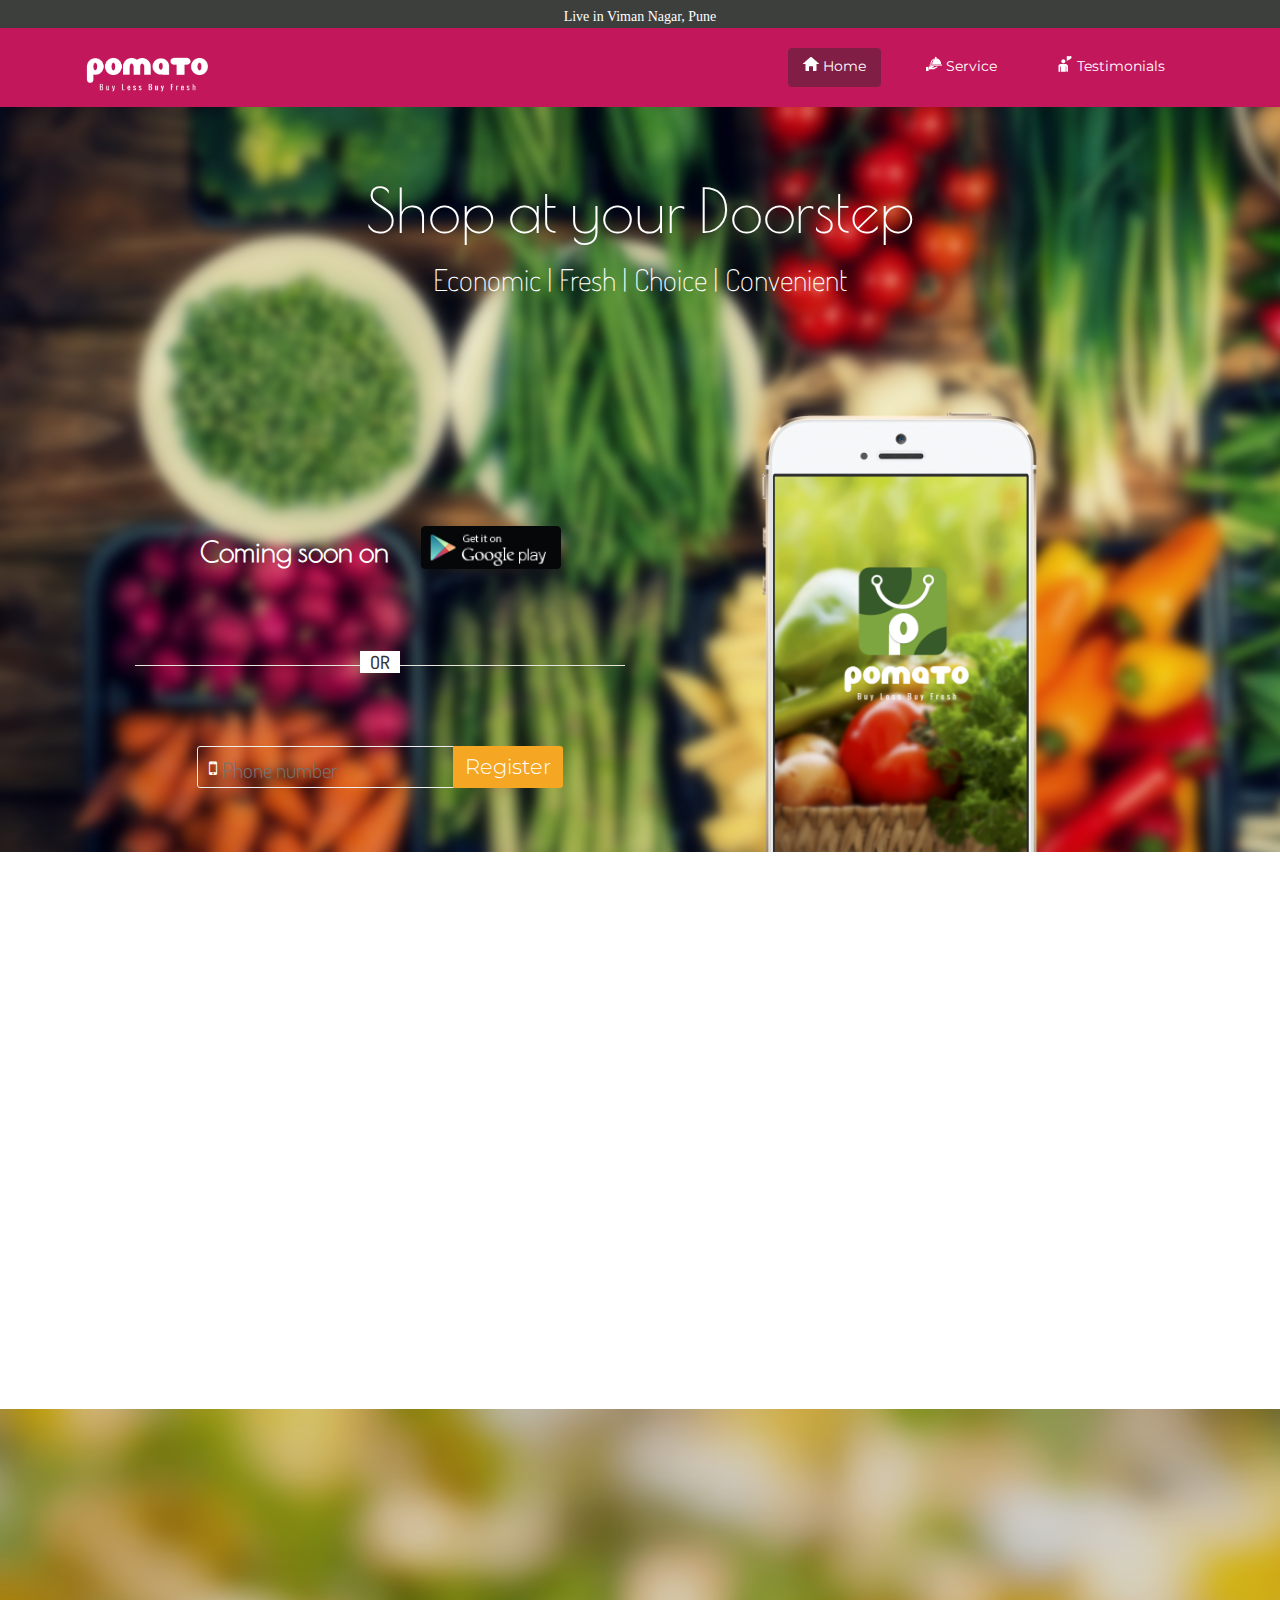
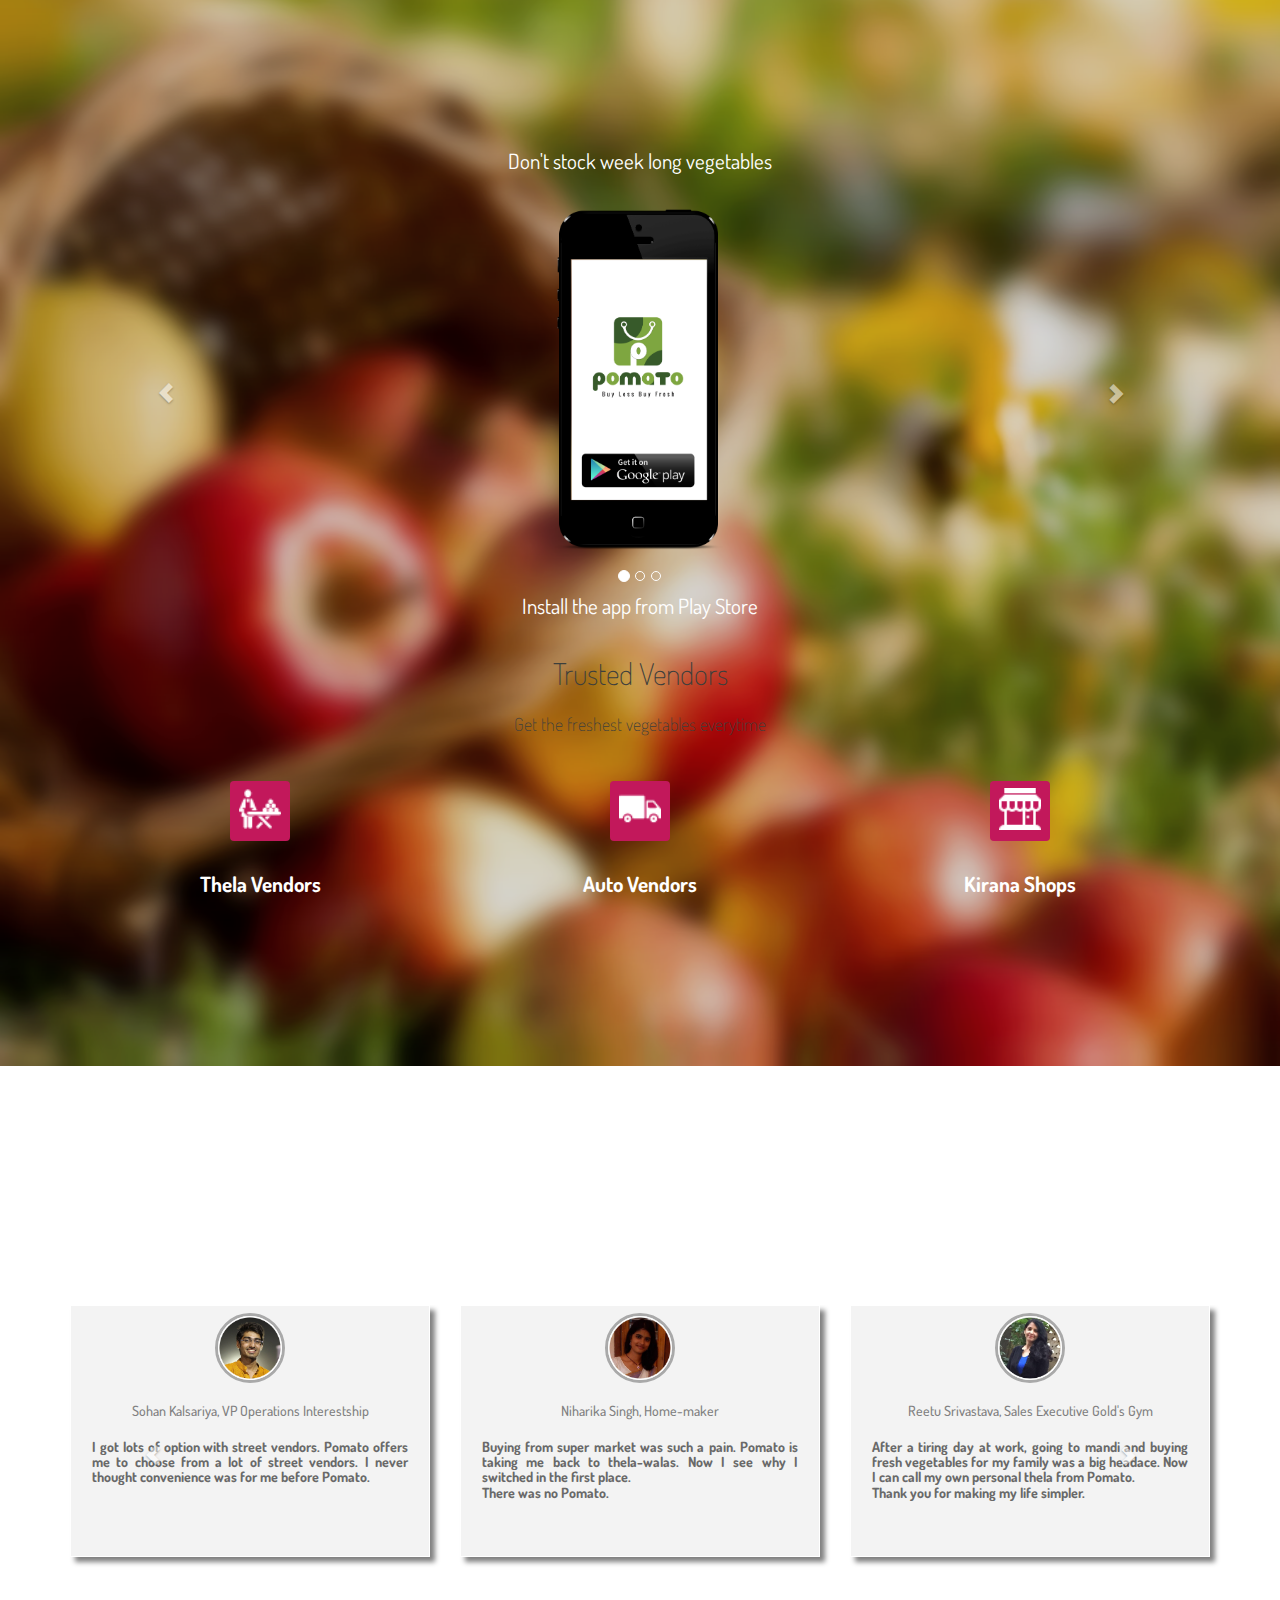
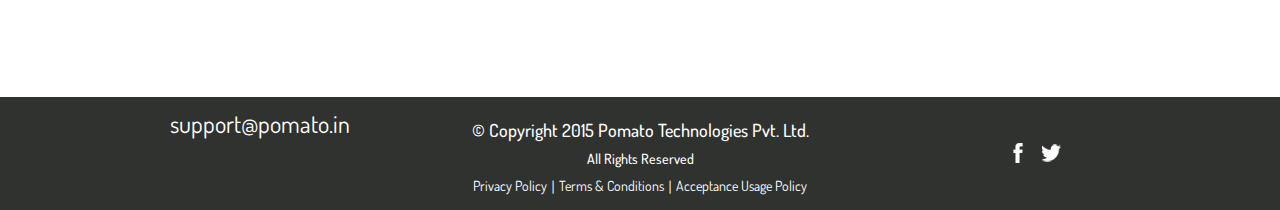
<file: pomato_v2.0/index.html>
<!--
Author: Srishti 
Date:   7th September 2015
Desc: Pomato main Index.html, here all the 
    html/js codes of the website are written
-->

<!DOCTYPE html>
<html lang="en">

<head>
  <meta charset="utf-8">
  <meta name="viewport" content="width=device-width, initial-scale=1">
  <title>Pomato</title>
  <link rel="shortcut icon" href="pomato.png"/>

  <!-- Bootstrap -->
  <link rel="stylesheet" type="text/css" href="assets/css/bootstrap.css">

  <!-- Main Style -->
  <link rel="stylesheet" type="text/css" href="assets/css/pomato.css">

  <!-- Responsive Style -->
  <link rel="stylesheet" type="text/css" href="assets/css/responsive.css">

  <!--Icon Font-->
  <link rel="stylesheet" media="screen" href="assets/fonts/font-awesome/font-awesome.min.css" />

  <!--Google Fonts-->
  <link href='http://fonts.googleapis.com/css?family=Dosis' rel='stylesheet' type='text/css'>
  <link href='http://fonts.googleapis.com/css?family=Poiret+One' rel='stylesheet' type='text/css'>  

  <!-- Extras -->
  <link rel="stylesheet" type="text/css" href="assets/extras/animate.css">

  <!-- jQuery Load -->
  <script src="assets/js/jquery-min.js"></script>
  
  <!-- HTML5 Shim and Respond.js IE8 support of HTML5 elements and media queries -->
  <!--[if lt IE 9]>
        <script src="https://oss.maxcdn.com/libs/html5shiv/3.7.0/html5shiv.js"></script>
        <script src="https://oss.maxcdn.com/libs/respond.js/1.4.2/respond.min.js"></script>
      <![endif]-->

</head>

<body>
  <!-- Nav Menu Section -->

  <div class="logo-menu" style="max-height:2em;">
    <nav class="navbar navbar-default" style="background:#3D3F3C">
      <div class="col-md-12 text-center">
        <!-- Brand and toggle get grouped for better mobile display -->
         <p> Live in Viman Nagar, Pune</p>
      </div>
    </nav>
  </div>

  <div class="logo-menu">
    <nav class="navbar navbar-default">
      <div class="container">
        <!-- Brand and toggle get grouped for better mobile display -->
        <div class="navbar-header col-md-3">
          <button type="button" class="navbar-toggle" data-toggle="collapse" data-target="#navbar">
            <span class="sr-only">Toggle navigation</span>
            <span class="icon-bar"></span>
            <span class="icon-bar"></span>
            <span class="icon-bar"></span>
          </button> 
          <a class="navbar-brand" href="index.html"><img src="images/pomato.png" style="width: 5em;"></a>
        </div>

        <div class="collapse navbar-collapse" id="navbar">
          <ul class="nav navbar-nav pull-right">
            <li class="active"><a href="index.html">
              <img src="images/pomato-home.png">
              Home</a>
            </li>
            <li><a href="#features" class="page-scroll"> 
              <img src="images/pomato-service.png">
              Service</a>
            </li>
            <li><a href="#testimonials">
              <img src="images/pomato-about.png">
              Testimonials</a>
            </li>
            <!-- <li><a href="blog.html">
              <img src="images/pomato-blog.png">
              Blog</a>
            </li> -->
          </ul>
        </div>
      </div>
    </nav>
  </div>
  <!-- Nav Menu Section End -->
  <script type="text/javascript">
    $(document).ready(function(){
      $('a[href^="#"]').on('click',function (e) {
          e.preventDefault();

          var target = this.hash;
          var $target = $(target);

          $('html, body').stop().animate({
              'scrollTop': $target.offset().top
          }, 900, 'swing', function () {
              window.location.hash = target;
          });
      });
    });
  </script>
  <!-- Hero Area Section -->
  <section id="hero-area">
    <div class="hero-inner">
      <div class="container">
        <div class="row">
          <div class="col-md-12">
            <h1 class="title-big">Shop at your Doorstep</h1>
            <h2 class="subtitle-big">Economic | Fresh | Choice | Convenient </h2>
          </div>
          <div class="col-md-12">
            <div class='col-md-6 text-center'>
              <p> Coming soon on </p>
              <img src="assets/img/backgrounds/appstore2.png" class='appstore'>
              <h4 class="or">
                <span>OR</span>
              </h4>
              <div id="append-data">
                <div class="intl-tel-input">
                    <div class="phone-icon" style="display: block;"><i title="Enter your mobile number" class="fa fa-mobile fa-lg"></i></div>
                    <div class="code" style="display: none;">+91</div>
                    <div>
                        <input type="tel" id="user-phone-value" placeholder="Phone number" maxlength="10" onkeypress="return event.charCode > 47 &amp;&amp; event.charCode < 58;" pattern="[0-9]{5}" onkeydown="if (event.keyCode == 13) $('.get-app').click()">
                    </div>
                </div>
                <button title="and chill" id="get-app-button" type="submit" class="get-app btn fixwidth">Register</button>
              </div>
              <div class="text-center">
                  <img src="loading.gif" class="loader">
              </div>
              <div clasa="error-msgs"></div>
            </div>
            <div class='col-md-6 text-center'>
              <img src="assets/img/backgrounds/pomato-iphone-app.png" class="iphone-app">
            </div>
          </div>
        </div>
      </div>
    </div>
  </section>

  <!-- Hero Area Section End-->
  <script type="text/javascript">
    $('.code').hide();
    $('.intl-tel-input input').blur(function(){
        $('input').attr("placeholder","Phone number");
        $('.code').hide();
        $('.phone-icon').show();
    });

    $('.intl-tel-input').click(function(){
        $('input').attr("placeholder","");
        $('.code').show();
        $('.phone-icon').hide();
    })
  </script>
  <script type="text/javascript">
    $(document).ready(function(){
      $("#get-app-button").click(function () {
        // var opts = {
        //   lines: 8, // The number of lines to draw
        //   length: 6, // The length of each line
        //   width: 1, // The line thickness
        //   radius: 1, // The radius of the inner circle
        //   corners: 1, // Corner roundness (0..1)
        //   rotate: 0, // The rotation offset
        //   direction: 1, // 1: clockwise, -1: counterclockwise
        //   color: '#e96125', // #rgb or #rrggbb or array of colors
        //   speed: 1, // Rounds per second
        //   trail: 60, // Afterglow percentage
        //   shadow: false, // Whether to render a shadow
        //   hwaccel: false, // Whether to use hardware acceleration
        //   className: 'spinner', // The CSS class to assign to the spinner
        //   zIndex: 2e9, // The z-index (defaults to 2000000000)
        //   //top: '50%', // Top position relative to parent
        //   //left: '50%' // Left position relative to parent
        // };
        
        $('.loader').css('visibility', 'visible');
        var url = "https://control.msg91.com/sendhttp.php/";
        // if (window.location.search!=undefined && window.location.search!=""){
        //     var campaignCode = window.location.search;
        //     url = 'https://api.grofers.com/v2/' + 'accounts/sms_sign_up/' + campaignCode;
        // }
        var postData = {
          'authkey' :  "90487AXjB81deR455cba015",
          'mobiles' : $('#user-phone-value').val(),
          'message' : "Thank you for registering with Pomato. We will inform you first thing when our android app launches",
          'sender' : "POMATO",
          'route' : "4",
          'response' : "json"
        }
        $.ajax({
          url : url,
          type : 'POST',
          data :postData,
          success : function (data) {

            $('.loader').css('visibility', 'hidden');
            console.log(data);
            $("#child-append-data").remove();
            if (data != 'Enter a valid phone number'){
              $('.error-msgs').append('<div id="child-append-data" class="alert alert-success top-buffer text-center">' + data.message +'</div>')
                }
            else{
              $('.error-msgs').append('<div id="child-append-data" class="alert alert-danger top-buffer  text-center">' + data.message +'</div>')
                }
              // $('section').css('margin-top' , '-40px');
          },
          error : function (request, status, error){

            $('.loader').css('visibility', 'hidden');
            $("#child-append-data").remove();
            $('.error-msgs').append('<div id="child-append-data" class="alert alert-danger top-buffer  text-center">' + status + ' Please Try Again' + '</div>')
          } 
        })
      });
    });

  </script>

  <!-- feature Section -->

  <section id="key-features">
    <div class="container text-center">
      <div class="row">
        <h1 class="title-small wow tada">Benefits</h1>
        <h2 class="subtitle-small wow fadeInLeft" data-wow-delay=".5s">Simplifying your daily chores</h2>

        <div class="col-lg-3 col-md-3 col-sm-3 col-xs-12 wow fadeInUp" data-wow-delay=".5s" style="padding-top:1em;">
          <div class="feature-item">
            <img src="assets/img/features/pomato-economic.png">
            <h3>Economic</h3>
            <p>Now vegetables at Mandi price, No more bargaining, No more minimum cost</p>
          </div>
        </div>
         <div class="col-lg-3 col-md-3 col-sm-3 col-xs-12 wow fadeInUp" data-wow-delay="0.8s" style="padding-top:1em;">
          <div class="feature-item">
            <img src="assets/img/features/pomato-fresh.png">
            <h3>Fresh</h3>
            <p>Farm fresh vegetables on your call wherever you want, No need to fill up your fridge
            </p>
          </div>
        </div>
        <div class="col-lg-3 col-md-3 col-sm-3 col-xs-12 wow fadeInUp" data-wow-delay="1.2s" style="padding-top:1em;">
          <div class="feature-item">
            <img src="assets/img/features/pomato-choice.png">
            <h3>Choice</h3>
            <p>No stranger delivering stale vegetables, choose from your own thela</p>
          </div>
        </div>

        <div class="col-lg-3 col-md-3 col-sm-3 col-xs-12 wow fadeInUp" data-wow-delay="1.6s" style="padding-top:1em;">
          <div class="feature-item">
            <img src="assets/img/features/pomato-convenient.png">
            <h3>Convenient</h3>
            <p>Don't waste time walking in mandi, farm fresh vegetables on your doorstep</p>
          </div>
        </div>
      </div>
    </div>
  </section>
  <!-- feature Section End -->

  <!-- feature Section Start -->
  <section id="features">
    <div class="container">
      <div class="row">
        <h1 class="title-small wow tada">Service</h1>
        <h2 class="subtitle-small wow fadeInLeft text-center" data-wow-delay=".5s">We love to serve you</h2>
        
        <div class="col-md-12 text-center" style="padding-bottom: 3em;">
          <p class="btn btn-border btn-lg wow fadeInLeft animated" data-wow-offset="50" ><i class="fa fa-android"></i> 
          Install and Fire Up your APP</p>
        </div>
      
        <div class="col-md-12 text-center">
          <div id="myCarousel" class="carousel slide" data-ride="carousel">
            <!-- Indicators -->
            <ol class="carousel-indicators" style="bottom:40px;">
              <li data-target="#myCarousel" data-slide-to="0" class="active"></li>
              <li data-target="#myCarousel" data-slide-to="1"></li>
              <li data-target="#myCarousel" data-slide-to="2"></li>
            </ol>

            <!-- Wrapper for slides -->
            <div class="carousel-inner" role="listbox">
              <div class="item active">
                <div class="text">
                  <h4>Don't stock week long vegetables</h4>
                </div>
                <img src="assets/img/features/pomato-install-app.png" alt="install" style="width:15em; display:inline">
                <div class="text">
                  <h4>Install the app from Play Store</h4>
                </div>
              </div>

              <div class="item text-center">
                <div class="text">
                  <h4>Don't be waiting for the vendor</h4>
                </div>
                <img src="assets/img/features/pomato-order-app.png" alt="order" style="width:15em; display:inline" >
                <div class="text">
                  <h4>Request for your nearest Vendor</h4>
                </div>
              </div>
            
              <div class="item text-center">
                <div class="text">
                  <h4>Don't let crowded Mandi and heavy bags ruin your day</h4>
                </div>
                <img src="assets/img/features/pomato-notify-app.png" alt="notify" style="width:15em; display:inline">
                <div class="text">
                  <h4>Get Notified on Vendor arrival</h4>
                </div>
              </div>
          
            </div>

            <!-- Left and right controls -->
            <a class="left carousel-control" href="#myCarousel" role="button" data-slide="prev">
              <span class="glyphicon glyphicon-chevron-left" aria-hidden="true"></span>
              <span class="sr-only">Previous</span>
            </a>
            <a class="right carousel-control" href="#myCarousel" role="button" data-slide="next">
              <span class="glyphicon glyphicon-chevron-right" aria-hidden="true"></span>
              <span class="sr-only">Next</span>
            </a>
          </div>
        </div>

        <div class="col-md-12 text-center partner">
          <h2>Trusted Vendors</h2>
          <h4 style="padding-bottom:2em;">Get the freshest vegetables everytime</h4>
          <!-- <div class="connector"></div> -->
          <div class= "col-md-4 col-lg-4 col-sm-4 col-xs-12">
            <span class="icon rightSide">
              <i class="fa"><img src="assets/img/features/pomato-vendor.png"></i>
            </span>
            <h4>Thela Vendors</h4>
          </div>
          <div class= "col-md-4 col-lg-4 col-sm-4 col-xs-12">
            <span class="icon rightSide">
              <i class="fa"><img src="assets/img/features/pomato-auto.png"></i>
            </span>
            <h4>Auto Vendors</h4>
          </div>
          <div class= "col-md-4 col-lg-4 col-sm-4 col-xs-12">
            <span class="icon rightSide">
              <i class="fa"><img src="assets/img/features/pomato-shop.png"></i>
            </span>
            <h4>Kirana Shops</h4>              
          </div>
        </div>

        <div class="col-md-12 text-center" style="padding-top: 3em;">
          <p class="btn btn-border btn-lg wow fadeInLeft animated" data-wow-offset="50" ><i class="fa fa-android"></i> 
          Buy less Buy Fresh</p>
        </div>

      </div>
    </div>
  </section>
  <!-- Features Section Start -->

  <div class="footer" id="testimonials">
    <div class="container">
      <h1 class="title-small wow tada text-center">Serving Happiness</h1>
      <h2 class="subtitle-small wow fadeInLeft text-center" data-wow-delay=".5s">Customer Satisfaction drives Us</h2>
      
      <div class="footer-main col-md-12">

        <div class="carousel slide" id="testimonialCarousel">
          <div class="carousel-inner" role="listbox">
            <div class="item active">
              <div class="col-md-4 col-sm-12 col-lg-4 col-xs-12 footer-grid text-center">
                <div class="card">
                  <div class="photo">
                    <img src="assets/img/testimonial/uncle.jpg">
                  </div>
                  <div class="Desig">
                    <h3>Sohan Kalsariya, VP Operations Interestship</h3>
                  </div>
                  <div class="message">
                    <h2>
                      I got lots of option with street vendors. Pomato offers me to choose from a lot of street vendors. I never thought convenience was for me before Pomato.
                    </h2>
                  </div>
                </div>  
              </div>
            </div>
            <div class="item">
              <div class="col-md-4 col-sm-12 col-lg-4 col-xs-12 footer-grid text-center">
                <div class="card">
                  <div class="photo">
                    <img src="assets/img/testimonial/family.jpg">
                  </div>
                  <div class="Desig">
                    <h3>Niharika Singh, Home-maker</h3>
                  </div>
                  <div class="message">
                    <h2>
                      Buying from super market was such a pain. Pomato is taking me back to thela-walas. Now I see why I switched in the first place.<br>
                      There was no Pomato.
                    </h2>
                  </div>
                </div>
              </div>
            </div>
            <div class="item">
              <div class="col-md-4 col-sm-12 col-lg-4 col-xs-12 footer-grid text-center">
                <div class="card">
                  <div class="photo">
                    <img src="assets/img/testimonial/work-prof.jpg">
                  </div>
                  <div class="Desig">
                    <h3>Reetu Srivastava, Sales Executive Gold's Gym</h3>
                  </div>
                  <div class="message">
                    <h2>
                      After a tiring day at work, going to mandi and buying fresh vegetables for my family was a big headace. Now I can call my own personal thela from Pomato.<br>
                      Thank you for making my life simpler.
                    </h2>
                  </div>
                </div>
              </div>
            </div>
            <div class="item">
              <div class="col-md-4 col-sm-12 col-lg-4 col-xs-12 footer-grid text-center">
                <div class="card">
                  <div class="photo">
                    <img src="assets/img/testimonial/student.jpg">
                  </div>
                  <div class="Desig">
                    <h3>Jyoti Jain, Student CA Final</h3>
                  </div>
                  <div class="message">
                    <h2>
                      Away from home my mom always keep telling me to buy more fruits. Now I just call the fruits thela and conveniently buy fruits.<br>
                      My mom is definitely happier now cause of Pomato.
                    </h2>
                  </div>
                </div>
              </div>
            </div>
          </div>
          <a class="left carousel-control" href="#testimonialCarousel" data-slide="prev"><i class="glyphicon glyphicon-chevron-left"></i></a>
          <a class="right carousel-control" href="#testimonialCarousel" data-slide="next"><i class="glyphicon glyphicon-chevron-right"></i></a>
        
        </div>
        <div class="clearfix"> </div>
      </div>
    </div>
  </div>
  <!--footer ends here-->
  <script type="text/javascript">
    // $('#testimonialCarousel').carousel({
    //   interval: 10000;
    // });
    $('#testimonialCarousel .item').each(function(){
      var next = $(this).next();
      if (!next.length) {
        next = $(this).siblings(':first');
      }
      next.children(':first-child').clone().appendTo($(this));
      
      if (next.next().length>0) {
        next.next().children(':first-child').clone().appendTo($(this));
      }
      else {
        $(this).siblings(':first').children(':first-child').clone().appendTo($(this));
      }
    });
  </script>

  <!--Copyright starts here-->
  <div class="copyright">
    <div class="container">
      <div class="col-md-4 col-xs-12 text-center">
        <h3>support@pomato.in</h3>
      </div>
      <div class="col-md-4 col-xs-12 text-center">
        <h4>&copy; Copyright 2015 Pomato Technologies Pvt. Ltd. </h4>
        <h5>All Rights Reserved</h5>
        <div>
          <a href="/privacy"> Privacy Policy</a> <span>|</span>
          <a href="/terms"> Terms & Conditions</a> <span>|</span>
          <a href="/policy">Acceptance Usage Policy</a>
        </div>
      </div>
      <div class="col-md-4 col-xs-12">
        <div class="social">
          <ul >
            <li><a class="fa" href="https://www.facebook.com/getPomato"> </a></li>
            <li><a class="tw" href="https://twitter.com/getpomato"> </a></li>
          </ul>
        </div>
      </div>
      
    </div>
  <!-- Analytics Code -->
  <script>
    (function(i,s,o,g,r,a,m){i['GoogleAnalyticsObject']=r;i[r]=i[r]||function(){
    (i[r].q=i[r].q||[]).push(arguments)},i[r].l=1*new Date();a=s.createElement(o),
    m=s.getElementsByTagName(o)[0];a.async=1;a.src=g;m.parentNode.insertBefore(a,m)
    })(window,document,'script','//www.google-analytics.com/analytics.js','ga');

    ga('create', 'UA-67552073-1', 'auto');
    ga('send', 'pageview');

  </script>
   <!-- Bootstrap JS -->
  <script src="assets/js/bootstrap.js"></script>
  <!-- WOW JS plugin for animation -->
  <script src="assets/js/wow.js"></script>
  <!-- All JS plugin Triggers -->
  <script src="assets/js/main.js"></script>

 
  </body>
</html>
</file>
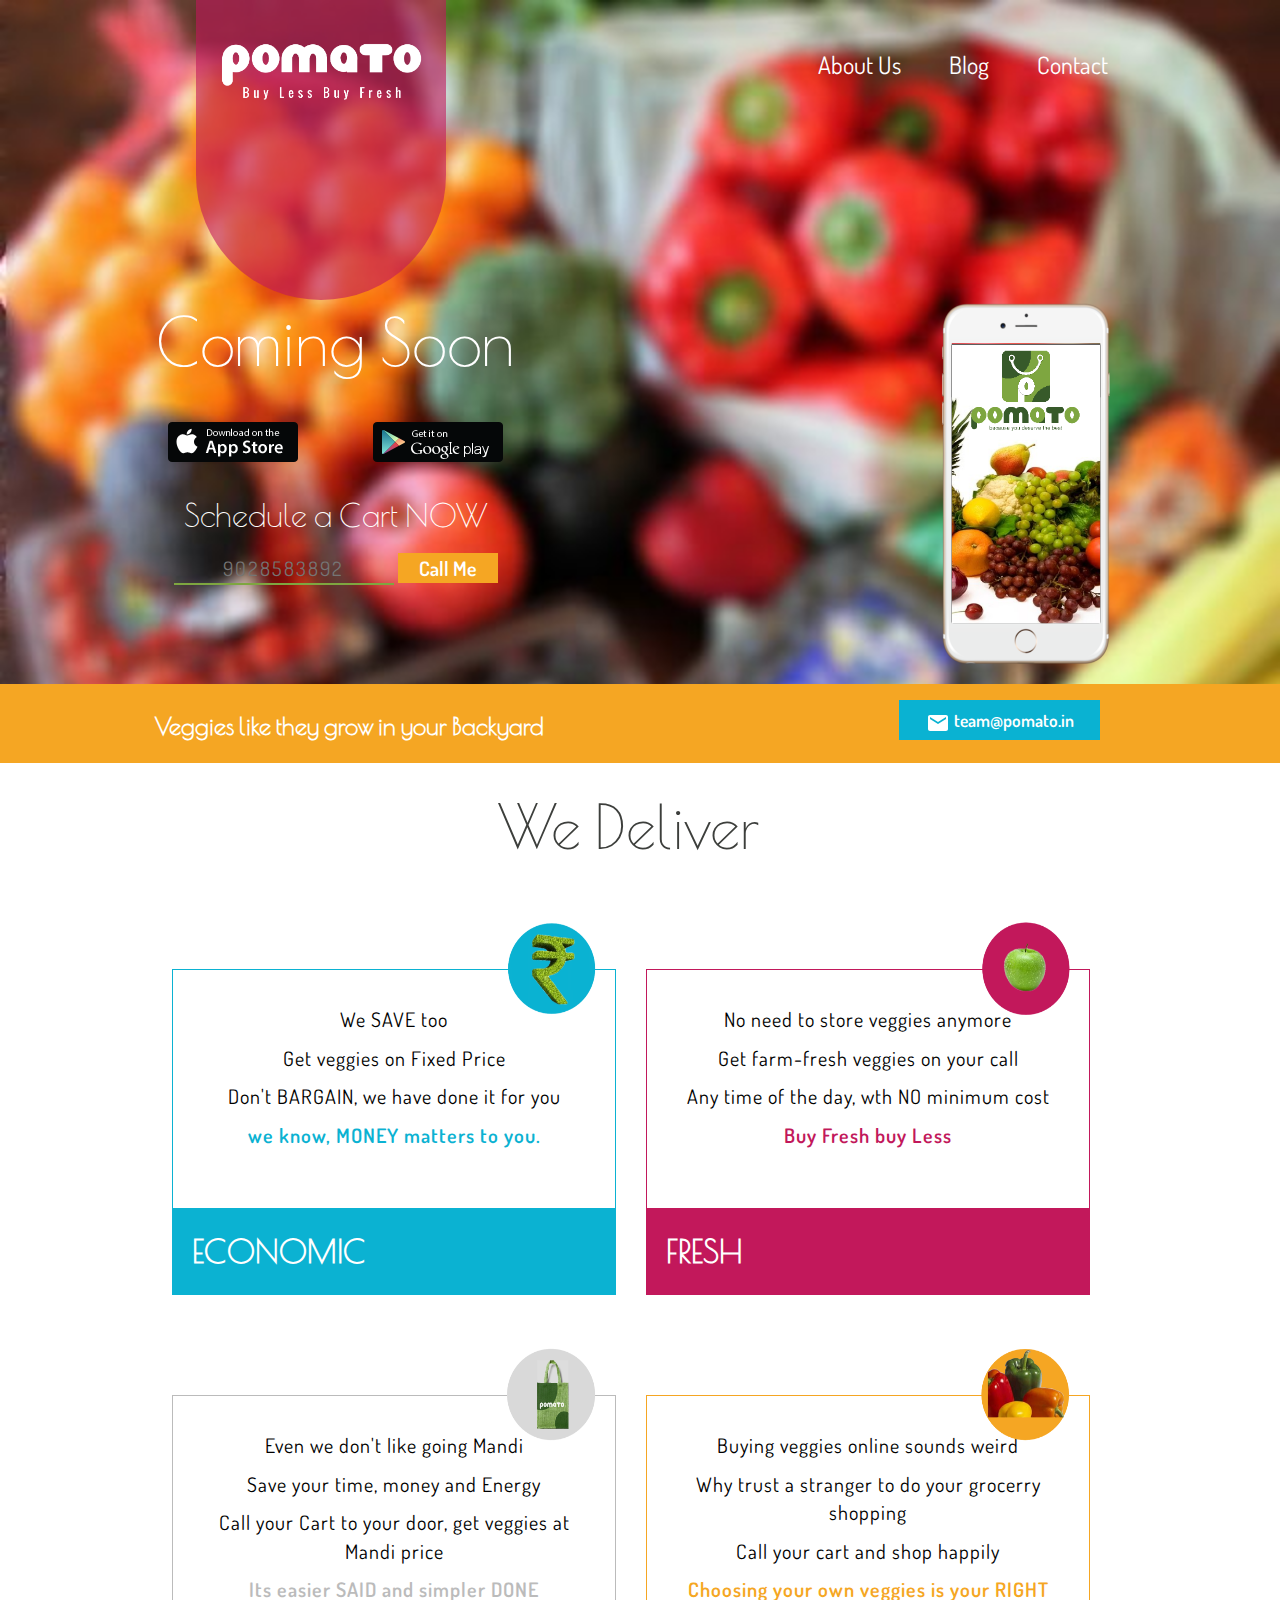
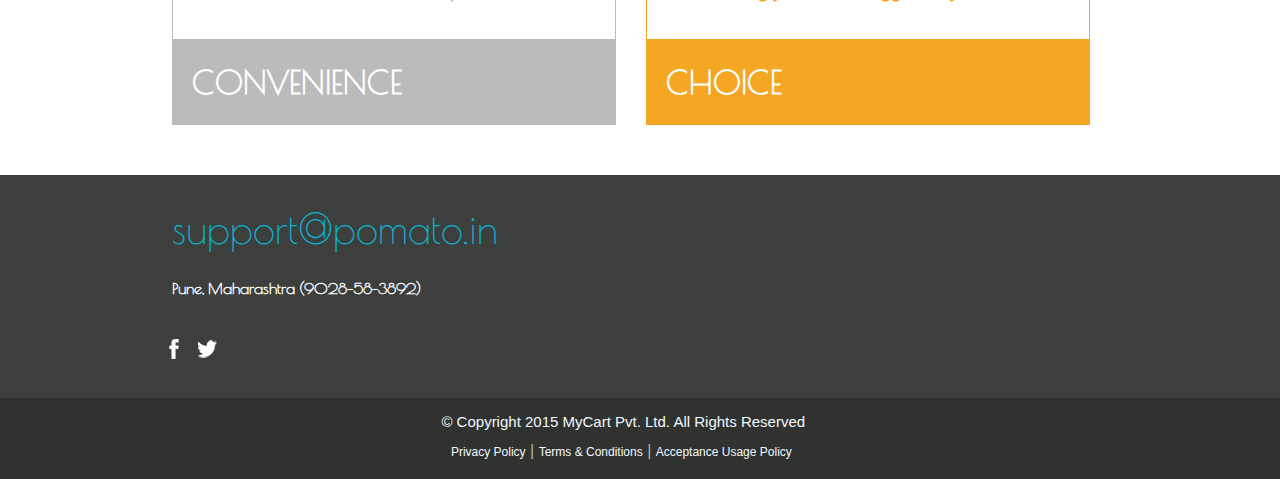
<file: websiteCode/index.html>
<!--
Author: Srishti 
Date: 	19th July 2015
Desc:	Pomato main Index.html, here all the 
		html/js codes of the website are written
-->
<!DOCTYPE HTML>
<html>
<head>
	<!-- Custom Theme files -->
	<meta name="viewport" content="width=device-width, initial-scale=1">
	<meta http-equiv="Content-Type" content="text/html; charset=utf-8" />
	<meta name="keywords" content="Pomato is Hyper-local E-commerce for vegetable delivery" />
	
	<title> Pomato </title>

	<!-- CSS liberaries included here -->
	<link rel="shortcut icon" href="favicon.png"/>
	<link href="css/bootstrap.css" rel="stylesheet" type="text/css" media="all"/>
    <link rel="stylesheet" type="text/css" href="css/animate.css"/>
	<!--Google Fonts-->
	<link href='http://fonts.googleapis.com/css?family=Dosis' rel='stylesheet' type='text/css'>
	<link href='http://fonts.googleapis.com/css?family=Poiret+One' rel='stylesheet' type='text/css'> 	
	<!-- Custome CSS file included here -->
	<link href="css/style.css" rel="stylesheet" type="text/css" media="all"/>
	
	<!-- jQuery (necessary for Bootstrap's JavaScript plugins) -->
	<script src="https://code.jquery.com/jquery-1.10.2.js"></script>
	<script type="text/javascript" src="js/easing.js"></script>
	<script type="text/javascript" src="js/move-top.js"></script>
	
	<script type="application/x-javascript">
		addEventListener("load", function() {
			setTimeout(hideURLbar, 0);
		}, false); 
		function hideURLbar(){ window.scrollTo(0,1); }
	</script>

	<script type="text/javascript">
		jQuery(document).ready(function($) {
			$(".scroll").click(function(event){		
				event.preventDefault();
				$('html,body').animate({scrollTop:$(this.hash).offset().top},1000);
			});
		});
	</script>
</head>

<body>
	<!-- Banner Starts here -->
	<div class="banner">
		<div>
			<img src="images/logo.png" href="index.html" class='logoImage'>
			<div class='banner-logo'></div>
			
			<div class='banner-head' >
				<div class="banner-menu">
					<span class="menu"> <img src="images/icon.png" alt=""/></span>
					<ul class="res">
						<li><a href="#">About Us</a></li>
						<li><a href="#">Blog</a></li>
						<li><a href="#">Contact</a></li>
					</ul>
					<div class="clearfix"> </div>
					<script>
					   $( "span.menu" ).click(function() {
						 $( "ul.res" ).slideToggle( 300, function() {
						 // Animation complete.
						  });
						 });
					</script>
				</div>
			</div>
			<div class="banner-main">
				<div class="storeImage"> 
					<h3> Coming Soon </h3>
					<img src="images/appstore1.png" alt="">
					<img src="images/appstore2.png" alt="">
					<div>
						<h4>Schedule a Cart NOW</h4>
						<input type='text' placeholder="9028583892" id="phoneNumber" onblur='intializeCall()'></input>
						<button onclick='callMeFunction()'>Call Me</button>
					</div>
					<script type="text/javascript">
						function callMeFunction () {
							var number = $('#phoneNumber').val();
							intializeCall();
							if(number.match(/^[0-9]+$/) == null || number.length != 10){
								$('#phoneNumber').css('color', 'red');
								$('#phoneNumber').addClass('shake animated');
							} else {
								makeACall();
								$('#phoneNumber').val('');
							}
						}
						function intializeCall() {
							$('#phoneNumber').css('color', 'white');
							$('#phoneNumber').removeClass('shake animated');
						}
						function makeACall (el) {
							var phoneNumber = $('#phoneNumber').val();
							var subject = 'Pomato Enquiry through Call';
							var email = 'support@pomato.in';
							var message = "The following phone number has made a query to Schedule a cart, Please call asap and confirm: " + phoneNumber;
							$.ajax({
							  type: 'POST',
							  url: 'https://mandrillapp.com/api/1.0/messages/send.json',
							  data: {
							    'key': 'S6tOCFsOdFg46iFU1Fp-8g',
							    'message': {
									'from_email': email,
									'to': [{
							            'email': 'srishsensation@gmail.com',
							            'name': 'support.pomato',
							            'type': 'to'
							        }],
							      'autotext': 'true',
							      'subject': subject,
							      'html': message
							    }
							  }
							}).done(function(response) {
							   console.log(response); // if you're into that sorta thing
							});
						}
					</script>
				</div>
				<div class="appImage">
					<img src="images/iphone6.png" alt="">
				</div>
			</div>
		</div>
	</div>
	<!-- Banner ends here -->
	<!-- Banner-Strip starts here -->
	<div class="banner-strip">
		<div class="container">
			<h3>Veggies like they grow in your Backyard</h3>
			<div class="bann-strip-btn">
				<a href="#"><img src="images/mail.svg"> team@pomato.in</a>
		    </div>
		   <div class="clearfix"> </div>
		</div>
	</div> 
	<!-- Banner-Strip ends here -->
	<!--project star here-->
	<div class='project'>
		<div class="container">
			<div class="project-head">
				<h3>We Deliver</h3>
			</div>

			<div class="col-md-6">		
				<img src="images/rupee.png">
				<div class="card-main" style="border-color: rgb(11, 178, 210);">
					<div>	We SAVE too  </div>
					<div> Get veggies on Fixed Price </div>
					<div> Don't BARGAIN, we have done it for you </div>
					<div class='standOut' style="color: rgb(11, 178, 210)"> we know, MONEY matters to you. </div>
				</div>
				<div class="card-footer" style="background-color: rgb(11, 178, 210);">ECONOMIC</div>	
			</div>
			<div class="col-md-6">
				<img src="images/apple.png">
				<div class="card-main" style="border-color: rgb(194, 24, 91);">
					<div>	No need to store veggies anymore  </div>
					<div>  Get farm-fresh veggies on your call </div>
					<div>   Any time of the day, wth NO minimum cost</div>
					<div class='standOut' style="color: rgb(194, 24, 91);">Buy Fresh buy Less </div>
				</div>
				<div class="card-footer" style="background-color: rgb(194, 24, 91);">FRESH</div>		
			</div>
			<div class="col-md-6">
				<img src="images/Bag.png">
				<div class="card-main" style="border-color: rgb(187,187,187);">
					<div>	Even we don't like going Mandi  </div>
					<div>  Save your time, money and Energy </div>
					<div>  Call your Cart to your door, get veggies at Mandi price</div>
					<div class='standOut' style="color: rgb(187,187,187);">Its easier SAID and simpler DONE </div>
				</div>
				<div class="card-footer" style="background-color: rgb(187,187,187);">CONVENIENCE</div>
			</div>
			<div class="col-md-6">		
				<img src="images/choice.png">
				<div class="card-main" style="border-color: rgb(245, 166, 35);">
					<div> Buying veggies online sounds weird  </div>
					<div>	Why trust a stranger to do your grocerry shopping  </div>
					<div>  Call your cart and shop happily</div>					
					<div class='standOut' style="color: rgb(245, 166, 35);">Choosing your own veggies is your RIGHT </div>
				</div>					
				<div class="card-footer" style="background-color: rgb(245, 166, 35);">CHOICE</div>		
			</div>
			
			<script type="text/javascript">
				$('.col-md-6').hover(function(el){
				$(el.currentTarget).addClass('pulse animated');
			},function(el){
				$(el.currentTarget).removeClass('pulse animated');
				
			});
  			</script>
		</div>
	</div>
	<!--project end here-->
	<!-- About us starts here -->
	<!-- <div class="aboutUs">
		<div class="container">
			<div id="aboutUS">
				<h3>About Us</h3>
			</div>
			<div class='aboutTeam'>
				<div class="col-md-6">
					<img src="images/team.png"/>
					<h3>Small Team</h3>
					<div>Team with BIG ideas</div>
					<div>Design and Prototyping from day one</div>
				</div>
				<div class="col-md-6">
					<img src="images/customer.png"/>
					<h3>Customer = <p style="color:rgb(11,178,210);display: inline;">Partner</p></h3>
					<div>
						Customer become part of the team to make sure we truly understand their requirements.
					</div>
				</div>
			</div>
			<div class="process">
				<h3>Our simple process</h3>
			</div>
			<div class="execution">
				<div>
					<span>LEARN</span>
					<span>DESIGN</span>
					<span>DEPLOY</span>
				</div>
				<div>
					<img src="images/learn.png"/>
					<img src="images/design.png"/>
					<img src="images/deploy.png"/>
				</div>
			</div>
		</div>
	</div> -->
	<!-- About us end here -->
	<!-- Contact starts here -->
	<!-- <div class="contactUs">
		<div class="container">
			<div id='contactUS'>Let's Talk</div>
			<div class="dataBox">
				<div class='dataEntry'>
					<div>E mail: </div>
					<input type="text" id='email'></input>
				</div>
				<div class='dataEntry'>
					<div  style="bottom: 5em;">Message: </div>
					<textarea type="text" rows="5" id='message'></textarea>
				</div>
				<div class="submitButton">
					<button onclick="submitToFunction()">Submit Message</button>
				</div>
			</div>
			<script type="text/javascript">
				function submitToFunction (){
					var email = $('#email').val();
					var message = $('#message').val();
					intializeBox();
					if(email.indexOf('@') == -1) {
						$('#email').css('color','red');
						$('#email').addClass('shake animated');
					} else if(message.length == 0) {
						$('#message').addClass('shake animated');
						$('#message').css('border-color','red');
					} else {
						sendMailFunction();
						$('#email').val('');
						$('#message').val('');
					}
				}
				function intializeBox (){
					$('#email').removeClass('shake animated');
					$('#message').removeClass('shake animated');

					$('#email').css('color','rgb(194, 24, 91)');
					$('#message').css('border-color','rgb(11,178,210)');

				}
				function sendMailFunction (el){
					var email = $('#email').val();
					var message = $('#message').val();
					var subject = "Pomato Enquiry";
					$.ajax({
					  type: 'POST',
					  url: 'https://mandrillapp.com/api/1.0/messages/send.json',
					  data: {
					    'key': 'S6tOCFsOdFg46iFU1Fp-8g',
					    'message': {
							'from_email': email,
							'to': [{
					            'email': 'support@pomato.in',
					            'name': 'support.pomato',
					            'type': 'to'
					        }],
					      'autotext': 'true',
					      'subject': subject,
					      'html': message
					    }
					  }
					}).done(function(response) {
					   console.log(response); // if you're into that sorta thing
					});
				}
			</script>
		</div>
	</div>
	 --><!-- Contact ends here -->
	<!--footer start here-->
	<div class="footer">
		<div class="container">
			<div class="footer-main">
				<div class="col-md-6 footer-grid">
					<h3>support@pomato.in</h3>
					<p> Pune, Maharashtra (9028-58-3892)</p>
					<div class="social">
						<ul >
							<li><a class="fa" href="https://www.facebook.com/getPomato"> </a></li>
							<li><a class="tw" href="https://twitter.com/getpomato"> </a></li>
						</ul>
					</div>
				</div>
				<div class="clearfix"> </div>
			</div>
		</div>
	<!--footer ends here-->
	<!--Copyright starts here-->
		<div class="copyright">
			<div class="container">
				<h4> &copy; Copyright 2015 MyCart Pvt. Ltd. All Rights Reserved</h4>
				<div>
					<a href="/privacy"> Privacy Policy</a> <span>|</span>
					<a href="/terms"> Terms & Conditions</a> <span>|</span>
					<a href="/policy">Acceptance Usage Policy</a>
				</div>
			</div>
		</div>
	</div>
	<!--Copyright ends here-->
</body>
</html>
</file>
<file: pomato_v2.0/assets/css/pomato.css>
@import url(http://fonts.googleapis.com/css?family=Montserrat:400,700);
body {
  font-family: 'Montserrat', sans-serif;
  font-size: 14px;
  font-weight: 400;
  -webkit-box-sizing: border-box;
  -moz-box-sizing: border-box;
  box-sizing: border-box;
  -webkit-font-smoothing: subpixel-antialiased;
  overflow-x: none; 
}
a {
  color: #e74c3c;
  -webkit-transition: all 0.2s linear;
  -moz-transition: all 0.2s linear;
  -o-transition: all 0.2s linear;
  transition: all 0.2s linear;
}
a:hover {
  color: #e76c3c;
}
.row {
  padding: 60px 0px;
}
.btn {
  border: none;
  -webkit-transition: all 0.2s linear;
  -moz-transition: all 0.2s linear;
  -o-transition: all 0.2s linear;
  transition: all 0.2s linear;
}
.btn-border {
  background: transparent;
  border: 2px solid #fff;
  color: #fff;
}
.btn-border:hover {
  background: #fff;
  color: #444;
}
.btn-default {
  background: #3498db;
  color: #fff;
}
.btn-default:hover {
  background: #2980b9;
  color: #fff;
}
nav div p{
  font-family: fantasy;
  color: #fff;
  padding-top: 0.5em;
}
.title-big {
  text-align: center;
  font-size: 60px;
  font-family: 'Poiret One';
}
.subtitle-big {
  text-align: center;
  font-weight: 100;
  padding-bottom: 30px;
  position: relative;
  color: #FFFFFF;
  font-family: 'Dosis';
}
.title-small {
  font-size: 45px;
  margin-top: 0.5em;
  margin-bottom: 0.5em;
  font-family: 'Poiret One';
}
.subtitle-small {
  font-weight: 100;
  padding-bottom: 2em;
  position: relative;
  color: #3D3F3C;
  font-size: 1.5em;
  font-family: 'Dosis';
}
.logo-menu .container {
  margin-top: 20px;
  margin-bottom: 20px;
}
.navbar {
  margin-bottom: 0;
}
.navbar li {
  color: #d1d1d1;
}
.navbar-default {
  border: none;
  border-radius: 0;
  background: #C2185B;
  width:100%;
}
.navbar-default .navbar-nav > li {
  margin: 0 15px;
  border-radius: 4px;
}
.navbar-default .navbar-nav > .active > a,
.navbar-default .navbar-nav > .active > a:hover,
.navbar-default .navbar-nav > .active > a:focus {
  color: #fff;
  background: none;
  padding: 8px 15px;
}
.connector{
  border: 2px solid white;
  top: 2em;
  position: relative;
  width: 55em;
  left: 12em;
}
.carousel-inner .item .text h4{
  font-weight: 400;
  position: relative;
  color: #fff;
  font-family: 'Dosis';
  font-size: 1.5em;
  padding: 0.5em;
}
.partner h2 , .partner h4{
  font-weight: 100;
  padding-bottom: 0.5em;
  position: relative;
  color: #3D3F3C;
  font-family: 'Dosis';
}
.partner div img{
  padding: 0.5em;
  width: 4em;
}
.partner div h4{
  color: #ffffff;
  font-weight: 700;
  font-size: 1.5em;
  font-family: 'Dosis';
  padding-top: 1em;
}
.carousel-inner .active.left { left: -33%; }
.carousel-inner .next        { left:  33%; }
.carousel-inner .prev        { left: -33%; }
.carousel-control.left,.carousel-control.right {background-image:none;}
#testimonialCarousel .carousel-inner{
  max-height: 50em;
  min-height: 20em;
}
.footer {
  background: #fff;
}
.footer .container{
  padding: 3em 0 3em 0;
}
.footer-main {
  padding: 2em 0em 5em 0em;
}
.card{
  border: 1px solid #fff;
  background-color: #F3F3F3;
  box-shadow: 5px 5px 5px grey;
  max-height: 50em;
  min-height: 18em;
  padding: 0.5em;
}
.photo img{
  width: 5em;
  border: solid;
  border-radius: 40px;
  border-color: darkgrey;
}
.footer-grid h3 {
  font-family: "Dosis";
  font-size: 1em;
  color: grey;
}
.footer-grid  h2 {
  font-size: 1em;
  font-family: 'dosis';
  text-align: justify;
  padding: 0 1em 1em 1em;
  font-weight: bold;
  color: dimgray;
}
.social {
  text-align: center;
 }
.social ul {
  margin: 2.3em 0em 0em 0em;
  list-style: none;
}
.social ul li {
  display: inline;
  margin: 0px 10px 0px 0px;
}
.social ul li a {
  background: url(../img/social-sprit.png)no-repeat;
  width: 20px;
  height: 20px;
  display: inline-block;
}
.social ul li a.fa {
  background-position: 5px 0px;
}
.social ul li a.tw {
  background-position: -18px 0px;
}
.social ul li a.fa:hover {
  background-position: 5px -25px;
}
.social ul li a.tw:hover {
  background-position: -18px -25px;
}

/*--footer end here--*/
/*--copy right start here--*/
.copyright {
  background: #30322F;
  padding: 1em 0em 1em 0em;
}
.copyright .container div h3{
 font-family: "Dosis";
  font-weight: 400;
  margin: 0px 0px 25px 0px;
  color: #fff;
}

.copyright .container div h4 { 
  font-family: 'Dosis';
  color: #fff;
}
.copyright .container div h5{
  color: #fff;
  font-family: 'Dosis';
  text-align: center;
}
.copyright .container div a{
    color: #fff;
    font-family: 'Dosis';
} 
.copyright .container div span{
  color: #fff;
}
.copyright .container div h3 :hover, .copyright .container div a :hover{
  color:rgb(11, 178, 210);
}
/*--copy right end here--*/
.navbar-default .navbar-nav li a,
.navbar-default .navbar-nav li a:hover {
  color: #fff;
  padding: 8px 15px;
}
.navbar-default .navbar-nav li a img{
  display: inline-block;
  padding-bottom: 0.5em;
}
.navbar-default .navbar-nav > .active,
.navbar-default .navbar-nav li:hover {
  color: #fff;
  background: rgba(41, 40, 40, 0.42);
  -webkit-transition: all 0.2s linear;
  -moz-transition: all 0.2s linear;
  -o-transition: all 0.2s linear;
  transition: all 0.2s linear;
}
.navbar-default .navbar-brand {
  font-size: 25px;
  color: #fff;
  font-weight: 100;
  padding: 8px 15px;
}
.navbar-default .navbar-brand:hover {
  color: #eee;
}
.navbar-default .navbar-toggle .icon-bar {
  background: #fff;
}
.navbar-default .navbar-toggle:hover,
.navbar-default .navbar-toggle:focus {
  background: #333;
}
#hero-area {
  background: url(../img/backgrounds/pomato-cover.png) fixed;
  background-size: cover;
  color: #fff;
}
.appstore{
  width: 10em;
  margin-bottom: 1.5em;
  display: inline-block;
}
.iphone-app {
  padding-top: 5em;
  width: 20em;/*
  float: right;
  text-align: center;*/
}
.or{
  /*width: 15em;*/
  text-align: center;
  border-bottom: 1px solid #e7e4da;
  line-height: 0.1em;
  margin-top: 4em;
  /*margin-left: 9em;*/
}
.or span {
  background: #fff;
  color: #333333;
  font-family: 'dosis';
  padding: 0 10px;
}
#append-data{
  padding-top: 5em;
}
.loader {
  margin-top: 1em;
  width: 2em;
  visibility: hidden;
}
#append-data .intl-tel-input {
  display: inline-block;
  vertical-align: middle;
  height: 3em;
  font-weight: 300;
  border-top-left-radius: 3px;
  border-bottom-left-radius: 3px;
  border: 1px solid #eee;
  padding: 0.5em;
}
.intl-tel-input div {
  display: block;
  float: left;
}
.phone-icon {
  padding: .25em;
}
.code {
  font-size: 1.5em;
  color: #FFFFFF;
  margin: 0 0px;
  display: none;
  width: 1.5em;
  font-family: 'dosis';
}
.container .intl-tel-input #user-phone-value {
  font-size: 1.5em;
  border: none;
  width: 11em;
  /* padding: 0.5em; */
  font-family: 'dosis';
}
#user-phone-value {
    outline: 0;
}
.intl-tel-input input {
    background: none;
    line-height: 1.4em;
    display: block;
}
#get-app-button {
  font-size: 1.5em;
  font-weight: 300;
  margin-left: -0.5em;
  border-top-right-radius: 3px;
  border-bottom-right-radius: 3px;
  background-color: #F5A623;
  color: #fff;
}
.btn {
    border-radius: 0px;
}
#hero-area img {
  max-width: 100%;
}
#hero-area p {
  padding-top: 7em;
  font-family: 'Poiret One';
  font-size: 2em;
  display: inline-block;
  padding-right: 1em;
  font-weight: bold;
}
#hero-area .row {
  padding: 50px 50px 0px 50px;
}
.hero-inner {
  position: relative;
  color: #fff;
}
.hero-inner:before {
  position: absolute;
  width: 100%;
  height: 100%;
  top: 0;
  bottom: 0;
  content: "";
  display: block;
}
/*.sign-up-form input,
.sign-in-form input,
.sign-up-form input[type="password"],
.sign-in-form input[type="password"],
.sign-up-form input[type="text"],
.sign-in-form input[type="text"],
.sign-up-form input,
.sign-in-form input,
.sign-up-form input[type="email"],
.sign-in-form input[type="email"] {
  background: transparent;
  color: #fff;
  border: 2px solid #fff;
  height: 45px;
  margin-bottom: 30px;
}*/
/*#sign-in-area,
#sign-up-area {
background: url(../img/backgrounds/hero-bg.jpg) fixed;
}
#sign-in-area .title-big,
#sign-up-area .title-big {
  color: #FFFFFF;
  font-family: 'Poiret One';
}*/
#key-features i {
  color: #333;
  margin-bottom: 15px;
}
#key-features h3 {
  margin-top: 1em;
  font-size: 28px;
  color: #0AB2D2;
  font-family: 'Dosis';
}
#main-features #feature-list-item-1,
#main-features #feature-list-item-3 {
  background: #ecf0f1;
}
#main-features .title-small {
  color: #3498DB;
}
#main-features .subtitle-small {
  line-height: 30px;
}
#main-features .btn-default {
  margin-top: 20px;
}
#features {
  background: url(../img/backgrounds/pomato-serviceCover.png);
  background-size: cover;
  overflow: hidden;
  position: relative;
}

#features .title-small {
  text-align: center;
  /*color: #ffffff;*/
}
/*#features .btn-lg {
  width: 220px;
  margin-top: 20px;
  margin-right: 15px;
  margin-left: 15px;
  text-transform: uppercase;
}*/
#features .btn-lg i {
  padding-right: 5px;
}
#features .icon {
  display: inline-block;
  width: 60px;
  height: 60px;
  border-radius: 4px;
  text-align: center;
  position: relative;
  z-index: 1;
  color: #ffffff;
}
#features .content-left,
#features .content-right {
  position: relative;
}
#features .content-left span {
  float: right;
  margin-left: 25px;
}
#features .content-right span {
  float: left;
  margin-right: 25px;
}
#features .box-item {
  padding-bottom: 40px;
}
#features .box-item .icon {
  /*background: #3498db;*/
  text-align: center;
  margin-top: 12px;
  -webkit-transition: background 0.2s, color 0.2s;
  -moz-transition: background 0.2s, color 0.2s;
  transition: background 0.2s, color 0.2s;
}
.leftSide{
  background: #0AB2D2;
}
.rightSide{
  background: #C2185B;
}
#features .box-item .icon i {
  color: #333333;
  font-size: 24px;
  line-height: 60px;
  -webkit-transition: all 0.2s linear;
  -moz-transition: all 0.2s linear;
  -o-transition: all 0.2s linear;
  transition: all 0.2s linear;
}
#features .box-item .text h4 {
  color: #ffffff;
  font-weight: 700;
  font-size: 1.5em;
  font-family: 'Dosis';
  padding-top: 1em;
}
#features .box-item .text p {
  color: #BABABA;
  font-weight: 300;
  font-size: 14px;
  line-height: 18px;
}
#features .box-item:hover .icon {
  background: #2980b9;
}
#features .box-item:hover .icon i {
  color: #ffffff;
}
#features .show-box {
  padding: 22px 64px;
}
#bottom {
  background: #333;
  color: #fff;
}
#bottom a {
  color: #fff;
}
#bottom ul {
  list-style: none;
  padding: 0;
}
#bottom .social i {
  border: 2px solid #3498db;
  background: #3498db;
  color: #333;
  padding: 10px;
  margin-right: 5px;
  width: 50px;
  height: 50px;
  vertical-align: middle;
  border-radius: 100%;
}
#bottom .social i:hover {
  border: 2px solid transparent;
  -webkit-animation-name: fadeIn;
  animation-name: fadeIn;
  -webkit-animation-duration: 1s;
  animation-duration: 1s;
  -webkit-animation-fill-mode: both;
  animation-fill-mode: both;
}
#bottom .social .social-links a:hover {
  color: #fff;
}
#bottom .fa-facebook:before {
  margin-left: 5px;
}
#bottom .social .fa-facebook:hover {
  background: #3b5998;
  color: #fff;
}
#bottom .social .fa-twitter:hover {
  background: #00CAFB;
  color: #fff;
}
#bottom .social .fa-google-plus:hover {
  background: #D23A1D;
  color: #fff;
}
#bottom .social .fa-linkedin:hover {
  background: #007bb6;
  color: #fff;
}
</file>
<file: pomato_v2.0/assets/css/responsive.css>
@media (min-width: 768px) and (max-width: 1024px) {
  .navbar-default .navbar-nav li a,
  .navbar-default .navbar-nav li a:hover {
    padding: 8px;
  }
  .navbar-default .navbar-nav > li {
    margin: 0 2px;
    font-size: 12px;
  }
  .navbar-default .navbar-brand {
    font-size: 22px;
  }
  .title-big {
    font-size: 50px;
  }
  .subtitle-big {
    font-size: 20px;
  }
  #features .icon {
    margin: 25px -8px;
  }
  #features .show-box {
    padding: 22px 0;
  }
  #features .content-left span {
    margin-left: 12px;
  }
  #features .content-right span {
    margin-right: 12px;
  }
  #features .box-item .text h4 {
    font-size: 12px;
    line-height: 16px;
  }
  #features .box-item .text p {
    font-size: 12px;
  }
}
@media (min-width: 320px) and (max-width: 480px) {
  .navbar-default .navbar-nav li a,
  .navbar-default .navbar-nav li a:hover {
    padding: 8px;
  }
  .navbar-default .navbar-nav > li {
    margin: 0 2px;
    font-size: 12px;
  }
  .navbar-default .navbar-brand {
    font-size: 22px;
  }
  .title-big {
    font-size: 40px;
  }
  .subtitle-big {
    font-size: 18px;
  }
  .title-small {
    font-size: 30px;
  }
  #main-features img {
    width: 100%;
  }
  .feature-item {
    margin-bottom: 20px;
  }
  #hero-area .row {
    padding: 20px 0px;
  }
  #features .box-item .icon {
    margin: 10px 15px;
    float: left;
  }
  #features .text {
    text-align: left;
  }
  #features .box-item .text h4 {
    font-size: 12px;
    line-height: 16px;
  }
  #features .box-item .text p {
    font-size: 12px;
  }
  #features .show-box {
    padding: 24px 30px;
  }
  #features .content-left,
  #features .content-right {
    top: 0;
  }
}
</file>
<file: websiteCode/css/style.css>
/*--
Author: srishti
License: MyCart Pvt Ltd
--*/

/*basic element style*/
h4, h5, h6,
h1, h2, h3 {margin-top: 0;}
ul, ol {margin: 0;}
p {margin: 0;}
a:hover {
  transition: 0.5s all;
  -webkit-transition: 0.5s all;
  -moz-transition: 0.5s all;
  -o-transition: 0.5s all;
}
/*Body styling here*/
html, body{
  font-family: 'Lato', sans-serif;
  font-size: 100%;  
  width: 100%;
  overflow-x:hidden;
}

/*BANNER Div starts here*/
.banner {
  background: url(../images/ban.jpg)no-repeat;
  max-height: 700px;
  background-size: cover;
}
.logoImage{   
  width: 297px;
  margin-top: -450px;
  z-index: 1;
  position: relative;
  left: 167px;
}
.banner-logo{
  display: inline-block;
  min-width: 250px;
  min-height: 300px;
  border-bottom-right-radius: 200px;
  border-bottom-left-radius: 200px;
  background-color: rgb(194, 24, 91);
  opacity: 0.6;
  margin-left: -105px;
}
.banner-head {
  height: 8em;
  display: inline;
}
.banner-menu {
  width: 38%;
  float: right;
}
.banner-menu ul {
	padding:0px;
  list-style: none;
}
.banner-menu ul li {
  display: inline-block;
  float: left;
}
.banner-menu ul li a {
  font-size: 1.5em;
  font-weight: 400;
  color: #fff;
  text-decoration: none;
  padding: 2em 1em 2em 1em;
  font-family: 'Dosis';
  display:block;
}
.banner-menu ul li a:hover,.banner-menu ul li a.active{
	color:#0AB2D2;
  font-weight: 800;
  font-family: 'Dosis';
}
span.menu{
	display:none;
}
.banner-main {
  text-align: center;
  position: relative;
}
.storeImage{
  padding-right: 6.5em;
  display: inline-block;
  width: 60%;
}
.storeImage h3{
  display: block;
  font-size: 4em;
  font-weight: 500;
  color: white;
  font-family: 'Poiret One';
}
.storeImage img{
  padding: 2.2em;
}
.storeImage img:hover{
  opacity: 0.8;
  z-index: 1000;
}
.storeImage div h4{
  display: block;
  font-size: 2em;
  font-weight: 400;
  color: #fff;
  font-family: 'Poiret One';
  padding-bottom: 10px;
}
.storeImage div input{
  width: 220px;
  border-left: none;
  border-right: none;
  border-top: none;
  background-color: transparent;
  border-bottom-color: rgb(126, 166, 64);
  font-family: 'Dosis';
  font-size: 20px;
  color: white;
  font-weight: 400;
  letter-spacing: 2px;
  text-align: center; 
}
.storeImage div input:active{
  border-left: none;
  border-right: none;
  border-top: none;
}
.storeImage div button{
  width: 100px;
  padding-left: 10px;
  padding-right: 10px;
  background-color: rgb(245, 166, 35);
  color: white;
  font-size: 20px;
  font-family: 'Dosis';
  border: none;
  font-weight: 600;
}
.storeImage div button:hover, .storeImage div button:active{
  opacity: 0.8;
}
.appImage{
  display: inline;
  width: 40%;
}
.appImage img{
  width: 500px;
  height: 400px;
  margin-top: -175px;
}
/*BANNER Div ends here*/
/*BANNER-STRIP Div starts here*/
.banner-strip {
  background: rgb(245, 166, 35);
  padding: 1.5em 0em 1.5em 0em;
}
.banner-strip .container{
  padding-left: 100px;
  padding-right: 125px;
}
.banner-strip h3 {
  font-size: 1.5em;
  font-weight: 800;
  color: #fff;
  display: inline-block;
  float: left;
  font-family: 'Poiret One';
  margin: 0.2em 0em 0em 0em;
}
.bann-strip-btn {
  float: right;
}
.bann-strip-btn a {
  background:#0AB2D2;
  font-size: 1.1em;
  font-weight: 600;
  color: #fff;
  padding: 0.5em 1.5em;
  border-radius: 0px;
  z-index: 1;
  text-decoration: none;
  font-family: 'Dosis';
}
.bann-strip-btn a:hover, .bann-strip-btn a:active {
	opacity: 0.8;
	color:#fff;
}
/*BANNER-STRIP Div ends here*/
/*--Project start here--*/
.project{
  padding-bottom: 50px;
}
.project .container{
  padding-right: 120px;
  padding-left: 102px;
}
.project-head h3{
  padding-top: 30px;
  font-size: 60px;
  font-family: 'Poiret One';
  color: rgb(61, 63, 60);
  font-weight: 400;
  margin-left: 36%;
}
.project .container .col-md-6{
  min-height: 300px;
}
.project .container .col-md-6 img{
  width: 100px;
  height: 100px;
  border-radius: 999px; 
  margin-left: 330px;
  position: relative;
  top:50px;
}
.card-main{
  min-height: 240px;
  border: solid;
  border-width: thin;
  padding: 30px;
  font-family: 'Dosis';
  font-size: 20px;
  color: black
}
.card-main div{
  padding: 5px;
  letter-spacing: 1px;
  text-align: center;
}
.standOut{
  font-weight: 600;
}
.card-footer{
  min-height: 60px;
  padding: 20px;
  color: white;
  font-weight: 600;
  font-size: 2em;
  font-family: 'Poiret One';
}
/*--Project end here--*/
/*aboutUs start here*/
.aboutUs {
  background: url(../images/aboutUs.jpg) no-repeat;
  background-size: cover;
  min-height: 600px;
}
.aboutUs .container{
  padding-right: 120px;
  padding-left: 102px;
}
#aboutUS h3{
  padding: 30px;
  font-size: 60px;
  font-family: 'Poiret One';
  margin-left: 35%;
  font-weight: 400;
  color: rgb(61, 63, 60);
}
.aboutTeam .col-md-6{
  padding: 30px;
}
.aboutTeam .col-md-6 img{
  border-radius: 999px;
  border-style: solid;
  border-color:black;
  border-width:5px; 
  width: 10em;
  height: 10em;
  display: block;
  margin-left: 120px;
  opacity: 0.6;
}
.aboutTeam .col-md-6 :hover{
  opacity: 1;
}
.aboutTeam .col-md-6 h3{
  font-family: 'Dosis';
  font-weight: 800;
  font-size: 30px;
  color: rgb(194, 24, 91);
  text-align: center;
  padding: 10px 5px 5px 5px;
}
.aboutTeam .col-md-6 div{
  padding: 5px 10px 5px 10px;
  color: rgb(61, 63, 60);
  font-family: 'Dosis';
  font-size: 20px;
  text-align: center;
  font-weight: 600;
}
.process h3{
  padding: 30px;
  font-size: 60px;
  font-family: 'Poiret One';
  margin-left: 20%;
  display: inline-block;
  font-weight: 400;
  color: rgb(61, 63, 60);
}
.execution div span{
  font-family: 'Dosis';
  font-size: 30px;
  font-weight: 400;
  padding-right: 100px;
  color: rgb(194, 24, 91);
  margin-left: 125px;
}
.execution div  img{
  width: 250px;
  height: 250px;
  padding: 30px;
  opacity: 0.8;
  margin-left: 50px;
}
.execution div  img:hover{
  opacity: 1;
}
/*aboutUs end here*/
/*contact start here*/
.contactUs {
  background: white;
  min-height: 400px;
}
.contactUs .container{
  padding-right: 120px;
  padding-left: 102px;
}
#contactUS{
  padding: 30px;
  font-size: 60px;
  font-family: 'Poiret One';
  margin-left: 35%;
  display: inline-block;
  font-weight: 400;
  color: rgb(61, 63, 60);
}
.contactUs .container .col-md-6{
  padding: 50px;
}
.dataBox{
  padding: 20px;
}
.dataEntry{
  font-family: 'Poiret One';
  font-size:2em;
  font-weight: 400; 
  color:rgb(11,178,210);
  text-align: justify;
}
.dataEntry div{
  padding: 5px 10px 10px 5px;
  margin-left: 50px;
  margin-right: 10px;
  position: relative;
  display: inline-block;
  width: 20%;
}

.dataEntry input{
  position: relative;
  border-bottom: solid;
  border-right: none;
  border-top: none;
  border-left: none;
  border-width: thin;
  border-color: rgb(11,178,210);
  color: rgb(194, 24, 91);
  display: inline;
  width: 70%;
}
.dataEntry textarea{
  position: relative;
  border-width: thin;
  border-color: rgb(11,178,210);
  color: rgb(194, 24, 91);
  display: inline;
  width: 70%;
  resize:none;
}
.submitButton{
  padding: 20px;
}
.submitButton button{
  width: 250px;
  float: right;
  background: rgb(194, 24, 91);
  font-family: 'Dosis';
  font-weight: 400;
  font-size: 20px;
  text-align: center;
  color: white;
  border:none;
}
.submitButton button:hover, .submitButton button:active{
  opacity: 0.6;
}
/*contact end here*/

/*--footer start here--*/
.footer {
  background: #3D3F3C;
}
.footer .container{
  padding-right: 120px;
  padding-left: 102px;
}
.footer-main {
  padding: 2em 0em 2em 0em;
}
.footer-grid h3 {
  font-family: "Poiret One";
  font-size: 2.5em;
  font-weight: 400;
  color:rgb(11, 178, 210);
  margin: 0px 0px 25px 0px;
}
.footer-grid  p {
  font-family: 'Poiret One';
  font-size: 1em;
  font-weight: 600;
  color: #fff;
  line-height: 1.6em;
}
.social {
  float: left;
  margin-left: -3em;
}
.social ul {
  margin: 2.3em 0em 0em 0em;
  list-style: none;
}
.social ul li {
  display: inline;
  margin: 0px 10px 0px 0px;
}
.social ul li a {
  background: url(../images/social-sprit.png)no-repeat;
  width: 20px;
  height: 20px;
  display: inline-block;
}
.social ul li a.fa {
  background-position: 5px 0px;
}
.social ul li a.tw {
  background-position: -18px 0px;
}
.social ul li a.fa:hover {
  background-position: 5px -25px;
}
.social ul li a.tw:hover {
  background-position: -18px -25px;
}

/*--footer end here--*/
/*--copy right start here--*/
.copyright {
  background: #30322F;
  padding: 1em 0em 1em 0em;
}
.copyright .container h4 {
  margin-left:30%; 
  color: aliceblue;
  font-size: 15px
}
.copyright .container div {
  margin-left: 31%;
}
.copyright .container div a{
   color: aliceblue;
   font-size: 12px;
} 
/*--copy right end here--*/
/* -----------------------*/
/* -----------------------*/
/* -----------------------*/
/*--meadia quries start here--*/
@media(max-width:768px){
  /*banner starts here*/
  .logoImage{ 
    width: 100px;
    margin-top: -100px;
    position: relative;
    left: 0%;
  }
  .banner-logo{
    min-width: 100px;
    min-height: 100px;
    border-bottom-right-radius: 50px;
    border-bottom-left-radius: 50px;  
  }
  .banner-menu {
    width: 30%;
  }
  .banner-menu .menu{
    width: 50%;
    display: inline-block;
    padding: 20px 0px 0px 20px;
  }
  .banner-menu ul {
    display: none;
    padding:0px;
  }

  .banner-menu ul.res {
      margin: 0em;
      z-index: 999;
      position: absolute;
      width: 100%;
      left:0;
      opacity: 0.8;
  }
  .banner-menu ul.res li {
      display: block;
      text-align: center;
      background:#fff;
      margin: 0;
  }
  .banner-menu ul.res li a {
      font-size: 1em;
      padding: 4.6em;
      color: #000;
      display: block;
  }
  ul.res li a:hover,ul.res li a.active{
    color:#0AB2D2;
  }
  .storeImage{
    padding: 0px;
  }
  .storeImage h3{
    font-size: 1.5em;
  }
  .storeImage img{
    padding: 0.2em;
    width: 5em;
  }
  .storeImage div h4{
    font-size: 1em;
    padding: 0px;
  }
  .storeImage div input{
    width: 7em;
    font-size: 1em;
  }
  .storeImage div button{
    width: 5em;
    font-size: 1em;
    margin: 10px;
  }
  .appImage {
    display: none;
  }
  /*banner ends here*/
  /*banner-strip starts here*/
  .banner-strip .container{
    padding-left: 1em;
    padding-right: 1em;
  }
  .banner-strip h3 {
    font-size: 1em;
    margin: 0.2em 0em 1em 0em;
  }
  .bann-strip-btn a {
    font-size: 1em;
    margin-right: 4em;
  }
  /*banner-strip ends here*/
  /*project starts here*/
  .project .container{
    padding-right: 1em;
    padding-left: 1em;
  }
  .project-head h3{
    font-size: 2em;
    margin-left: 9em;
  }
  .project .container .col-md-6 img{
    margin-left: 1em;
    width: 6em;
    height: 6em;
  }
  /*project ends here*/
  /*aboutUs starts here*/
  .aboutUs .container{
    padding-right: 1em;
    padding-left:  1em;
  }
  #aboutUS h3{
    font-size: 2em;
    margin-left: 8em;
  }
  .aboutTeam .col-md-6 img{
    width: 5em;
    height: 5em;
    margin-left: 18em;
  }
  .aboutTeam .col-md-6 h3{
    font-size: 2em;
  }
  .aboutTeam .col-md-6 div{
    font-size: 1em;
  }
  .process h3{
    font-size: 1.5em;
    margin-left: 8em;
  }
  .execution div span {
    font-size: 1em;  
    margin-left: 125px;
    padding-right: 2em;
  }
  .execution div  img {
    width: 9em;
    height: 9em;
    margin-left: 4em;
  }
  /*aboutUs ends here*/
  /*contact starts here*/
  .contactUs .container{
    padding-right: 1em;
    padding-left: 1em;
  }
  #contactUS{
    font-size: 2em;
    margin-left: 8em;
  }
  .contactUs .container .col-md-6{
    padding: 50px;
  }
  .dataEntry{
    font-size:1.5em;
  }
  .dataEntry div{
    margin-left: 1em;
    margin-right: 0.5em;
    width: 4em;
  }
  .dataEntry input{
    width: 18em;
  }
  .dataEntry textarea{
    width: 18em;
  }
  .submitButton{
    padding: 5px;
  }
  .submitButton button{
    width: 15em;
    font-size: 1em;
  }
  /*contact ends here*/
  /*footer starts here*/
  .footer .container{
    padding-right: 1em;
    padding-left: 1em;
  }
  .footer-grid h3 {
    font-size: 1.5em;
  }
  .footer-grid  p {
     font-size: 0.5em;
  }
   .social ul {
    margin: 0.5em 0em 0em 0em;
  }
  /*--footer end here--*/
  /*--copy right start here--*/
  .copyright .container h4 {
    margin-left:0em; 
  }
  .copyright .container div {
    margin-left: 0em;
  }
  /*--copy right ends here--*/
}
@media(max-width:640px){
  /*banner starts here*/
  .logoImage{ 
    width: 100px;
    margin-top: -100px;
    position: relative;
    left: 0%;
  }
  .banner-logo{
    min-width: 100px;
    min-height: 100px;
    border-bottom-right-radius: 50px;
    border-bottom-left-radius: 50px;  
  }
  .banner-menu {
    width: 30%;
  }
  .banner-menu .menu{
    width: 50%;
    display: inline-block;
    padding: 20px 0px 0px 20px;
  }
  .banner-menu ul {
    display: none;
    padding:0px;
  }

  .banner-menu ul.res {
      margin: 0em;
      z-index: 999;
      position: absolute;
      width: 100%;
      left:0;
      opacity: 0.8;
  }
  .banner-menu ul.res li {
      display: block;
      text-align: center;
      background:#fff;
      margin: 0;
  }
  .banner-menu ul.res li a {
      font-size: 1em;
      padding: 3.6em;
      color: #000;
      display: block;
  }
  ul.res li a:hover,ul.res li a.active{
    color:#0AB2D2;
  }
  .storeImage{
    padding: 0px;
  }
  .storeImage h3{
    font-size: 1.5em;
  }
  .storeImage img{
    padding: 0.2em;
    width: 5em;
  }
  .storeImage div h4{
    font-size: 1em;
    padding: 0px;
  }
  .storeImage div input{
    width: 7em;
    font-size: 1em;
  }
  .storeImage div button{
    width: 5em;
    font-size: 1em;
    margin: 10px;
  }
  .appImage {
    display: none;
  }
  /*banner ends here*/
  /*banner-strip starts here*/
  .banner-strip .container{
    padding-left: 1em;
    padding-right: 1em;
  }
  .banner-strip h3 {
    font-size: 1em;
    margin: 0.2em 0em 1em 0em;
  }
  .bann-strip-btn a {
    font-size: 1em;
    margin-right: 4em;
  }
  /*banner-strip ends here*/
  /*project starts here*/
  .project .container{
    padding-right: 1em;
    padding-left: 1em;
  }
  .project-head h3{
    font-size: 2em;
    margin-left: 7em;
  }
  .project .container .col-md-6 img{
    margin-left: 25em;
    width: 6em;
    height: 6em;
  }
  /*project ends here*/
  /*aboutUs starts here*/
  .aboutUs .container{
    padding-right: 1em;
    padding-left:  1em;
  }
  #aboutUS h3{
    font-size: 2em;
    margin-left: 7em;
  }
  .aboutTeam .col-md-6 img{
    width: 5em;
    height: 5em;
    margin-left: 15em;
  }
  .aboutTeam .col-md-6 h3{
    font-size: 2em;
  }
  .aboutTeam .col-md-6 div{
    font-size: 1em;
  }
  .process h3{
    font-size: 2em;
    margin-left: 5em;
  }
  .execution div span {
    font-size: 1em;
    margin-left: 6.5em;
    padding-right: 3em
  }
  .execution div  img {
    width: 8em;
    height: 8em;
    margin-left: 4em;
  }
  /*aboutUs ends here*/
  /*contact starts here*/
  .contactUs .container{
    padding-right: 1em;
    padding-left: 1em;
  }
  #contactUS{
    font-size: 2em;
    margin-left: 7em;
  }
  .contactUs .container .col-md-6{
    padding: 50px;
  }
  .dataEntry{
    font-size:1.5em;
  }
  .dataEntry div{
    margin-left: 1em;
    margin-right: 0.5em;
    width: 4em;
  }
  .dataEntry input{
    width: 14em;
  }
  .dataEntry textarea{
    width: 14em;
  }
  .submitButton{
    padding: 5px;
  }
  .submitButton button{
    width: 15em;
    font-size: 1em;
  }
  /*contact ends here*/
  /*footer starts here*/
  .footer .container{
    padding-right: 1em;
    padding-left: 1em;
  }
  .footer-grid h3 {
    font-size: 1.5em;
  }
  .footer-grid  p {
     font-size: 0.5em;
  }
   .social ul {
    margin: 0.5em 0em 0em 0em;
  }
  /*--footer end here--*/
  /*--copy right start here--*/
  .copyright .container h4 {
    margin-left:0em; 
  }
  .copyright .container div {
    margin-left: 0em;
  }
  /*--copy right ends here--*/
}
@media(max-width:480px){
  /*banner starts here*/
  .logoImage{ 
    width: 100px;
    margin-top: -100px;
    position: relative;
    left: 0%;
  }
  .banner-logo{
    min-width: 100px;
    min-height: 100px;
    border-bottom-right-radius: 50px;
    border-bottom-left-radius: 50px;  
  }
  .banner-menu {
    width: 30%;
  }
  .banner-menu .menu{
    width: 50%;
    display: inline-block;
    padding: 20px 0px 0px 20px;
  }
  .banner-menu ul {
    display: none;
    padding:0px;
  }

  .banner-menu ul.res {
      margin: 0em;
      z-index: 999;
      position: absolute;
      width: 100%;
      left:0;
      opacity: 0.8;
  }
  .banner-menu ul.res li {
      display: block;
      text-align: center;
      background:#fff;
      margin: 0;
  }
  .banner-menu ul.res li a {
      font-size: 1em;
      padding: 2.5em;
      color: #000;
      display: block;
  }
  ul.res li a:hover,ul.res li a.active{
    color:#0AB2D2;
  }
  .storeImage{
    padding: 0px;
  }
  .storeImage h3{
    font-size: 1.5em;
  }
  .storeImage img{
    padding: 0.2em;
    width: 5em;
  }
  .storeImage div h4{
    font-size: 1em;
    padding: 0px;
  }
  .storeImage div input{
    width: 7em;
    font-size: 1em;
  }
  .storeImage div button{
    width: 5em;
    font-size: 1em;
    margin: 10px;
  }
  .appImage {
    display: none;
  }
  /*banner ends here*/
  /*banner-strip starts here*/
  .banner-strip .container{
    padding-left: 1em;
    padding-right: 1em;
  }
  .banner-strip h3 {
    font-size: 1em;
    margin: 0.2em 0em 1em 3em;
  }
  .bann-strip-btn a {
    font-size: 1em;
    margin-right: 7em;
  }
  /*banner-strip ends here*/
  /*project starts here*/
  .project .container{
    padding-right: 1em;
    padding-left: 1em;
  }
  .project-head h3{
    font-size: 2em;
    margin-left: 3em;
  }
  .project .container .col-md-6 img{
    margin-left: 16em;
    width: 6em;
    height: 6em;
  }
  /*project ends here*/
  /*aboutUs starts here*/
  .aboutUs .container{
    padding-right: 1em;
    padding-left:  1em;
  }
  #aboutUS h3{
    font-size: 2em;
    margin-left:3em;
  }
  .aboutTeam .col-md-6 img{
    width: 5em;
    height: 5em;
    margin-left: 8em;
  }
  .aboutTeam .col-md-6 h3{
    font-size: 2em;
  }
  .aboutTeam .col-md-6 div{
    font-size: 1em;
  }
  .process h3{
    font-size: 1.5em;
    margin-left: 3em;
  }
  .execution div span {
    margin-left: 11em;
    font-size: 1em;
  }
  .execution div  img {
    width: 11em;
    height: 11em;
    margin-left: 7em;
  }
  /*aboutUs ends here*/
  /*contact starts here*/
  .contactUs .container{
    padding-right: 1em;
    padding-left: 1em;
  }
  #contactUS{
    font-size: 2em;
    margin-left: 3em;
  }
  .contactUs .container .col-md-6{
    padding: 50px;
  }
  .dataEntry{
    font-size:1.5em;
  }
  .dataEntry div{
    margin-left: 1em;
    margin-right: 0.5em;
    width: 4em;
  }
  .dataEntry input{
    width: 6em;
  }
  .dataEntry textarea{
    width: 6em;
  }
  .submitButton{
    padding: 5px;
  }
  .submitButton button{
    width: 12.5em;
    font-size: 1em;
  }
  /*contact ends here*/
  /*footer starts here*/
  .footer .container{
    padding-right: 1em;
    padding-left: 1em;
  }
  .footer-grid h3 {
    font-size: 1.5em;
  }
  .footer-grid  p {
     font-size: 0.5em;
  }
  .social ul {
    margin: 0.5em 0em 0em 0em;
  }
  /*--footer end here--*/
  /*--copy right start here--*/
  .copyright .container h4 {
    margin-left:0em; 
  }
  .copyright .container div {
    margin-left: 0em;
  }
  /*--copy right ends here--*/
}
@media(max-width:320px){
  /*banner starts here*/
  .logoImage{ 
    width: 100px;
    margin-top: -100px;
    position: relative;
    left: 0%;
  }
  .banner-logo{
    min-width: 100px;
    min-height: 100px;
    border-bottom-right-radius: 50px;
    border-bottom-left-radius: 50px;  
  }
  .banner-menu {
    width: 30%;
  }
  .banner-menu .menu{
    width: 50%;
    display: inline-block;
    padding: 20px 0px 0px 20px;
  }
  .banner-menu ul {
    display: none;
    padding:0px;
  }

  .banner-menu ul.res {
      margin: 0em;
      z-index: 999;
      position: absolute;
      width: 100%;
      left:0;
      opacity: 0.8;
  }
  .banner-menu ul.res li {
      display: block;
      text-align: center;
      background:#fff;
      margin: 0;
  }
  .banner-menu ul.res li a {
      font-size: 1em;
      padding: 1.5em;
      color: #000;
      display: block;
  }
  ul.res li a:hover,ul.res li a.active{
    color:#0AB2D2;
  }
  .storeImage{
    padding: 0px;
  }
  .storeImage h3{
    font-size: 1.5em;
  }
  .storeImage img{
    padding: 0.2em;
    width: 5em;
  }
  .storeImage div h4{
    font-size: 1em;
    padding: 0px;
  }
  .storeImage div input{
    width: 7em;
    font-size: 1em;
  }
  .storeImage div button{
    width: 5em;
    font-size: 1em;
    margin: 10px;
  }
  .appImage {
    display: none;
  }
  /*banner ends here*/
  /*banner-strip starts here*/
  .banner-strip .container{
    padding-left: 1em;
    padding-right: 1em;
  }
  .banner-strip h3 {
    font-size: 1em;
    margin: 0.2em 0em 1em 0em;
  }
  .bann-strip-btn a {
    font-size: 1em;
    margin-right: 4em;
  }
  /*banner-strip ends here*/
  /*project starts here*/
  .project .container{
    padding-right: 1em;
    padding-left: 1em;
  }
  .project-head h3{
    font-size: 2em;
    margin-left: 2em;
  }
  .project .container .col-md-6 img{
    margin-left: 11em;
    width: 5em;
    height: 5em;
  }
  /*project ends here*/
  /*aboutUs starts here*/
  .aboutUs .container{
    padding-right: 1em;
    padding-left:  1em;
  }
  #aboutUS h3{
    font-size: 2em;
    margin-left: 2em;
  }
  .aboutTeam .col-md-6 img{
    width: 5em;
    height: 5em;
    margin-left: 5em;
  }
  .aboutTeam .col-md-6 h3{
    font-size: 2em;
  }
  .aboutTeam .col-md-6 div{
    font-size: 1em;
  }
  .process h3{
    font-size: 1.5em;
    margin-left: 1em;
  }
  .execution div span {
    font-size: 1em;  
    margin-left: 125px;
  }
  .execution div  img {
    width: 11em;
    height: 11em;
    margin-left: 4em;
  }
  /*aboutUs ends here*/
  /*contact starts here*/
  .contactUs .container{
    padding-right: 1em;
    padding-left: 1em;
  }
  #contactUS{
    font-size: 2em;
    margin-left: 2em;
  }
  .contactUs .container .col-md-6{
    padding: 50px;
  }
  .dataEntry{
    font-size:1.5em;
  }
  .dataEntry div{
    margin-left: 1em;
    margin-right: 0.5em;
    width: 4em;
  }
  .dataEntry input{
    width: 4em;
  }
  .dataEntry textarea{
    width: 4em;
  }
  .submitButton{
    padding: 5px;
  }
  .submitButton button{
    width: 15em;
    font-size: 1em;
  }
  /*contact ends here*/
  /*footer starts here*/
  .footer .container{
    padding-right: 1em;
    padding-left: 1em;
  }
  .footer-grid h3 {
    font-size: 1.5em;
  }
  .footer-grid  p {
     font-size: 0.5em;
  }
   .social ul {
    margin: 0.5em 0em 0em 0em;
  }
  /*--footer end here--*/
  /*--copy right start here--*/
  .copyright .container h4 {
    margin-left:0em; 
  }
  .copyright .container div {
    margin-left: 0em;
  }
  /*--copy right ends here--*/
}
</file>
